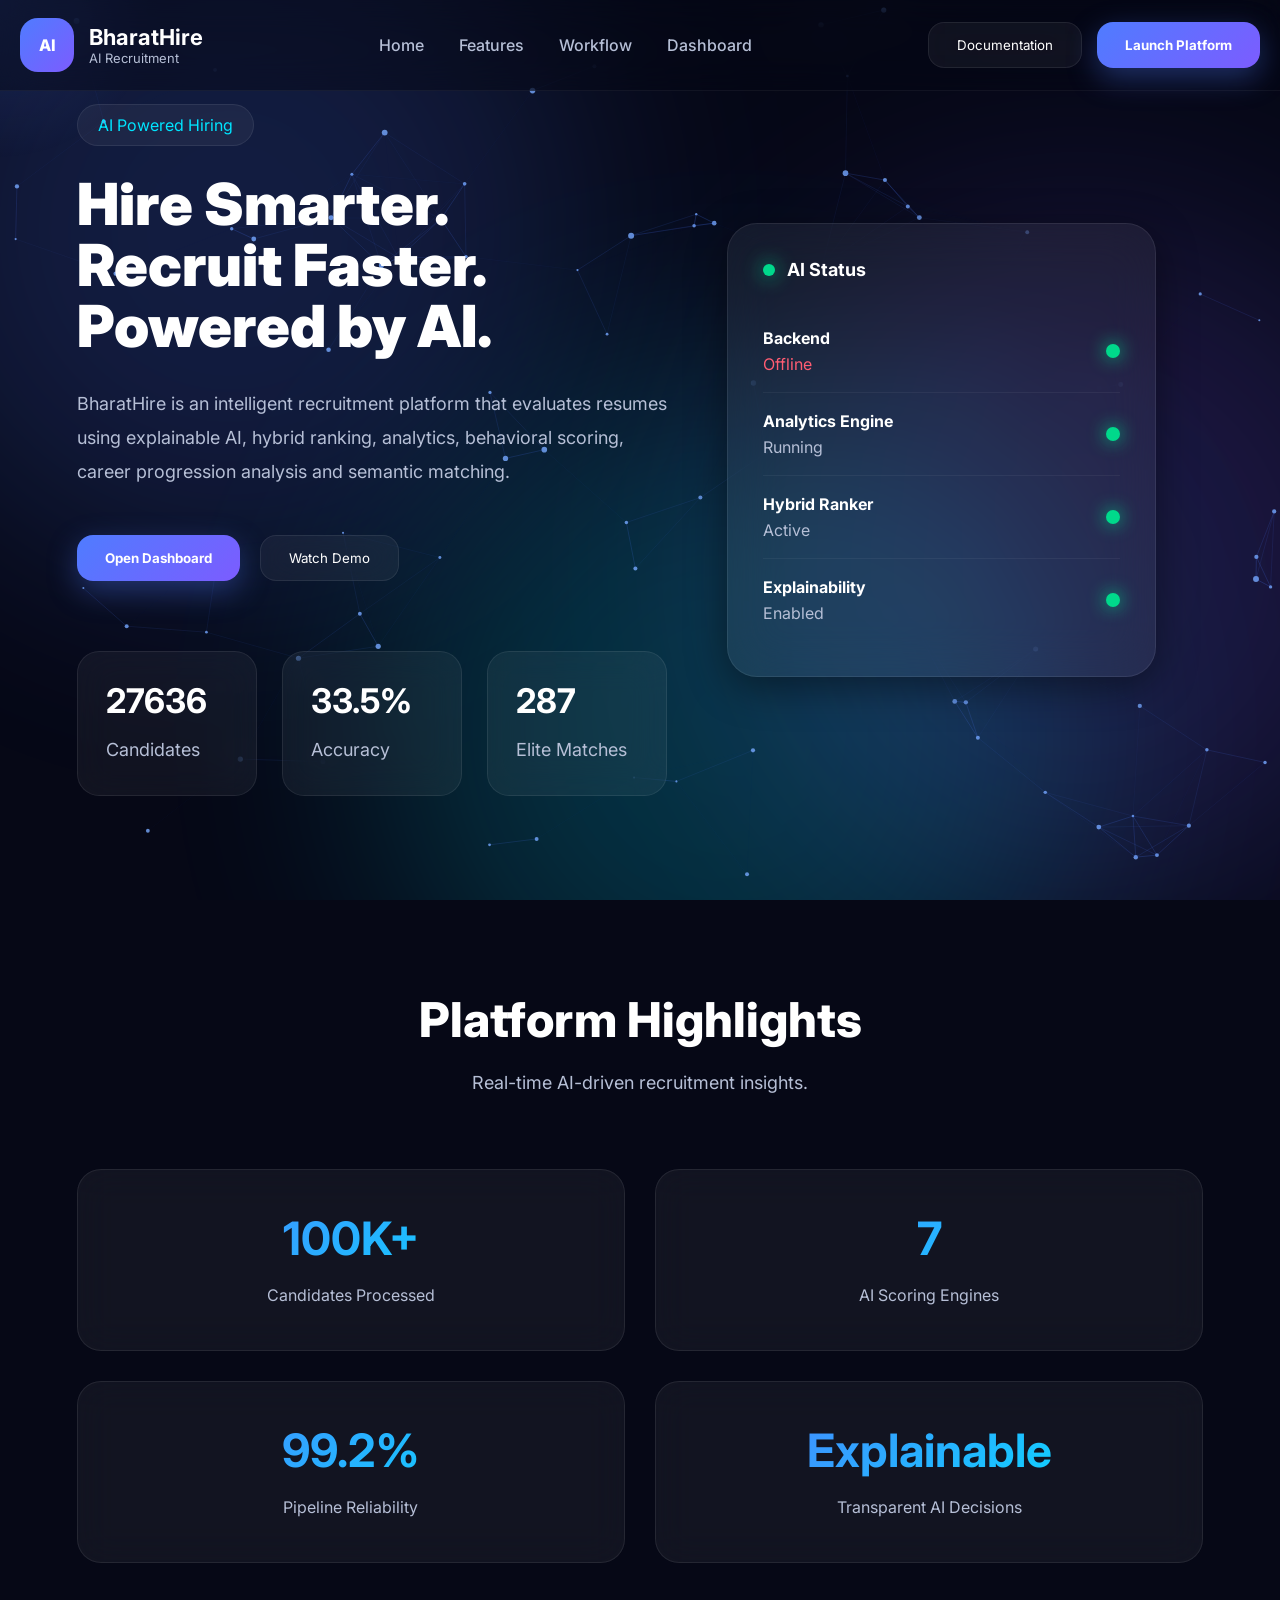
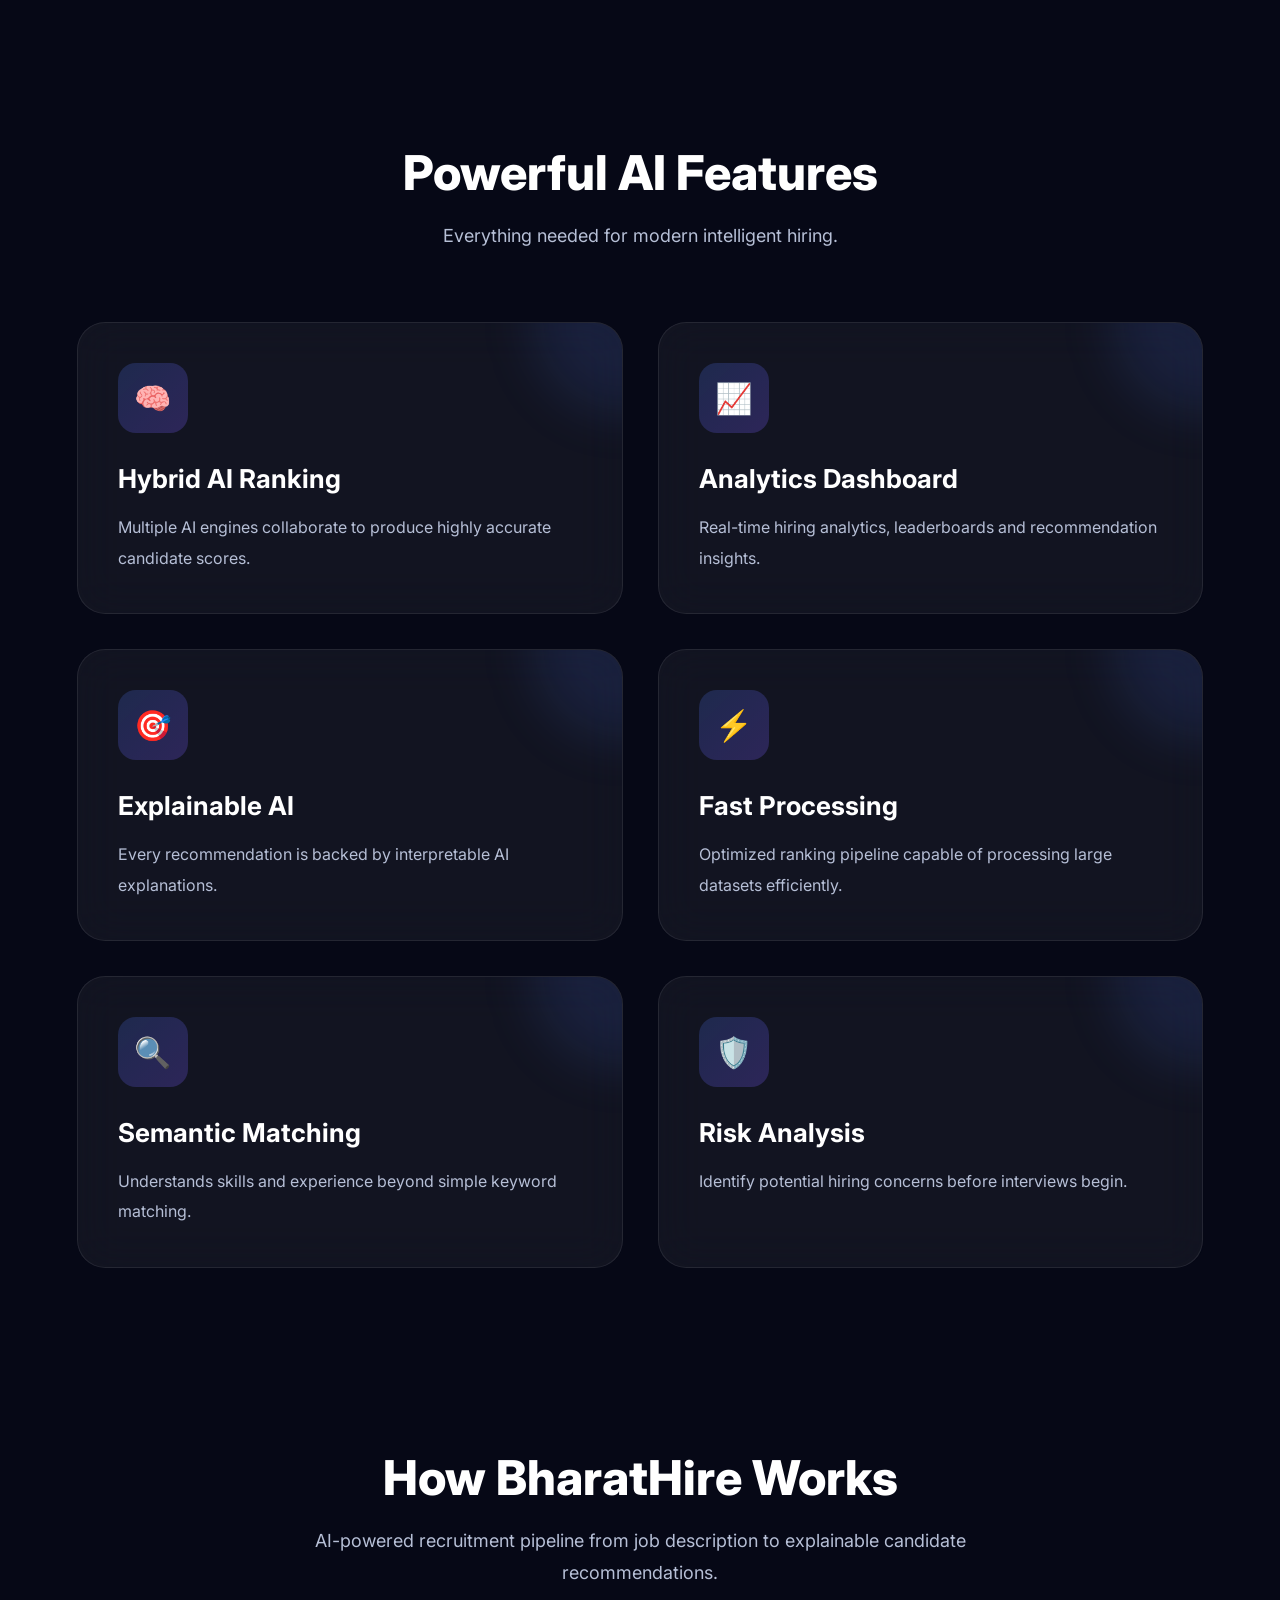
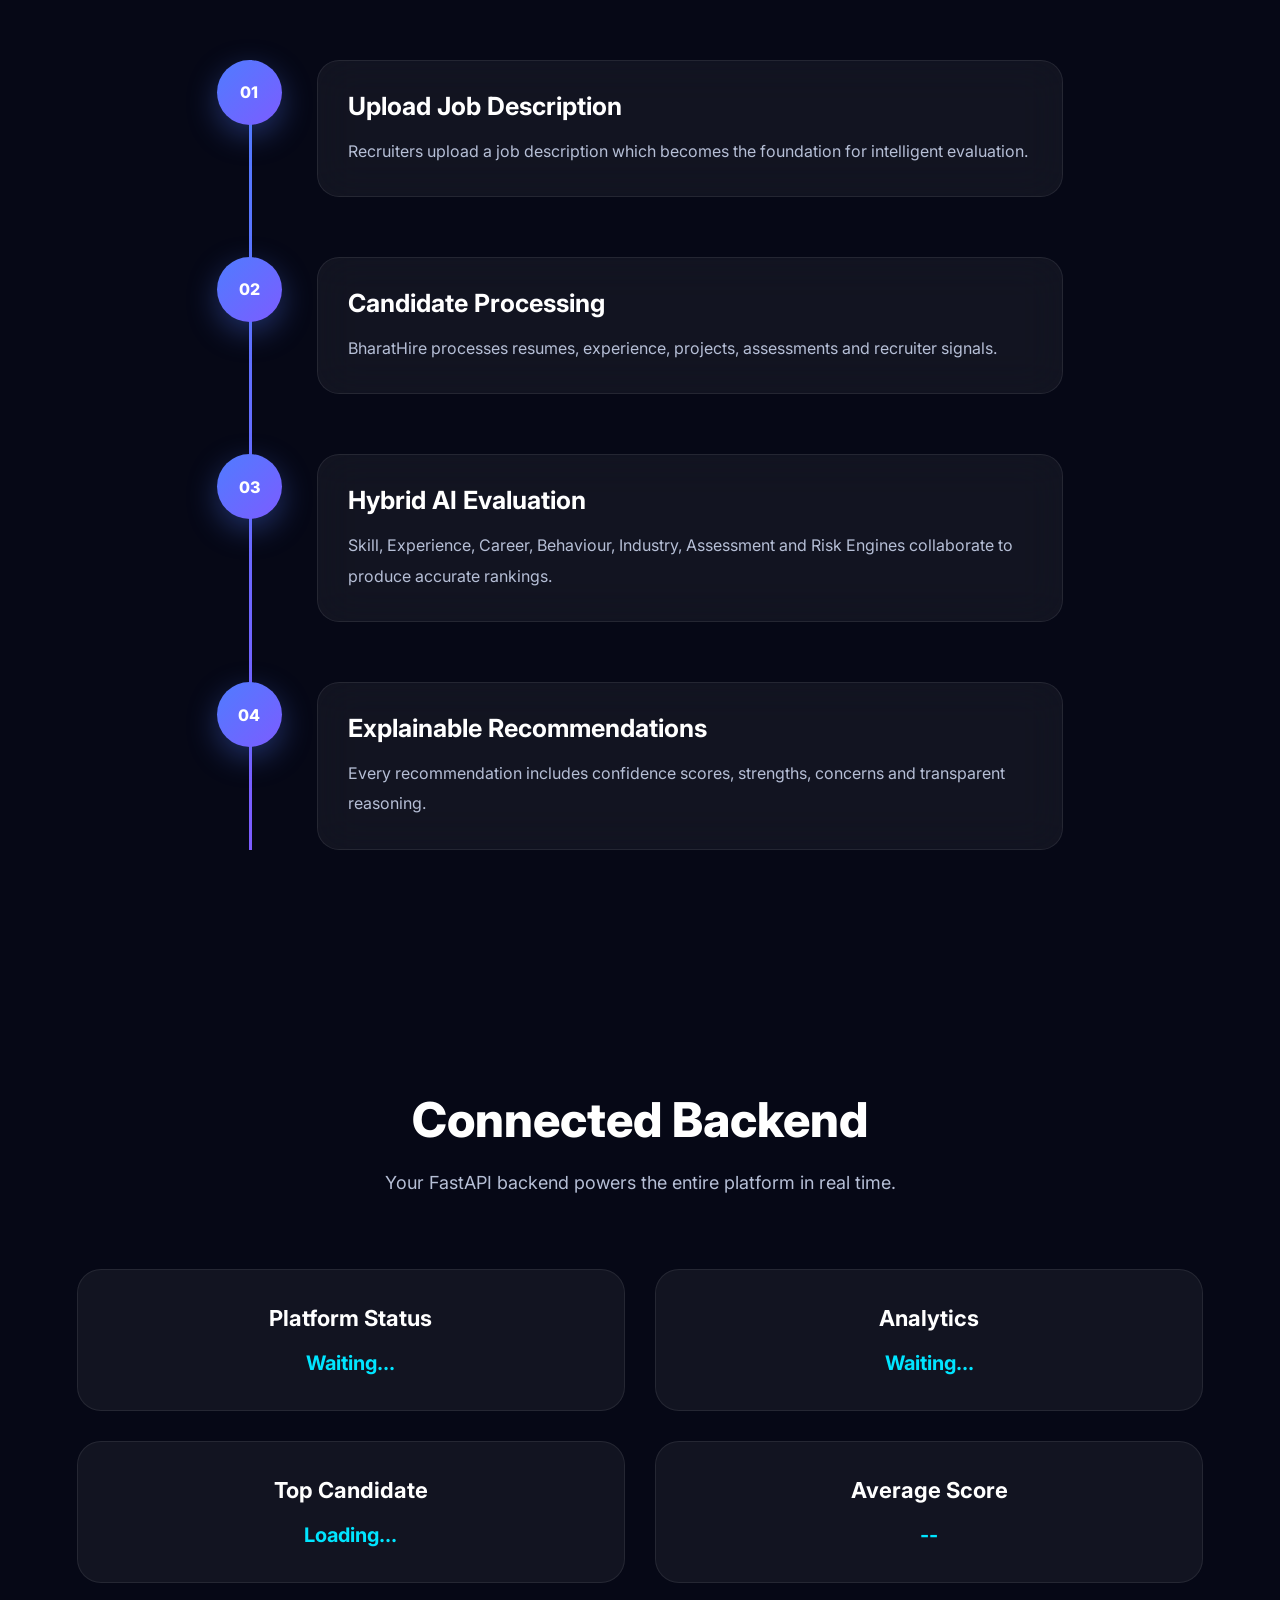
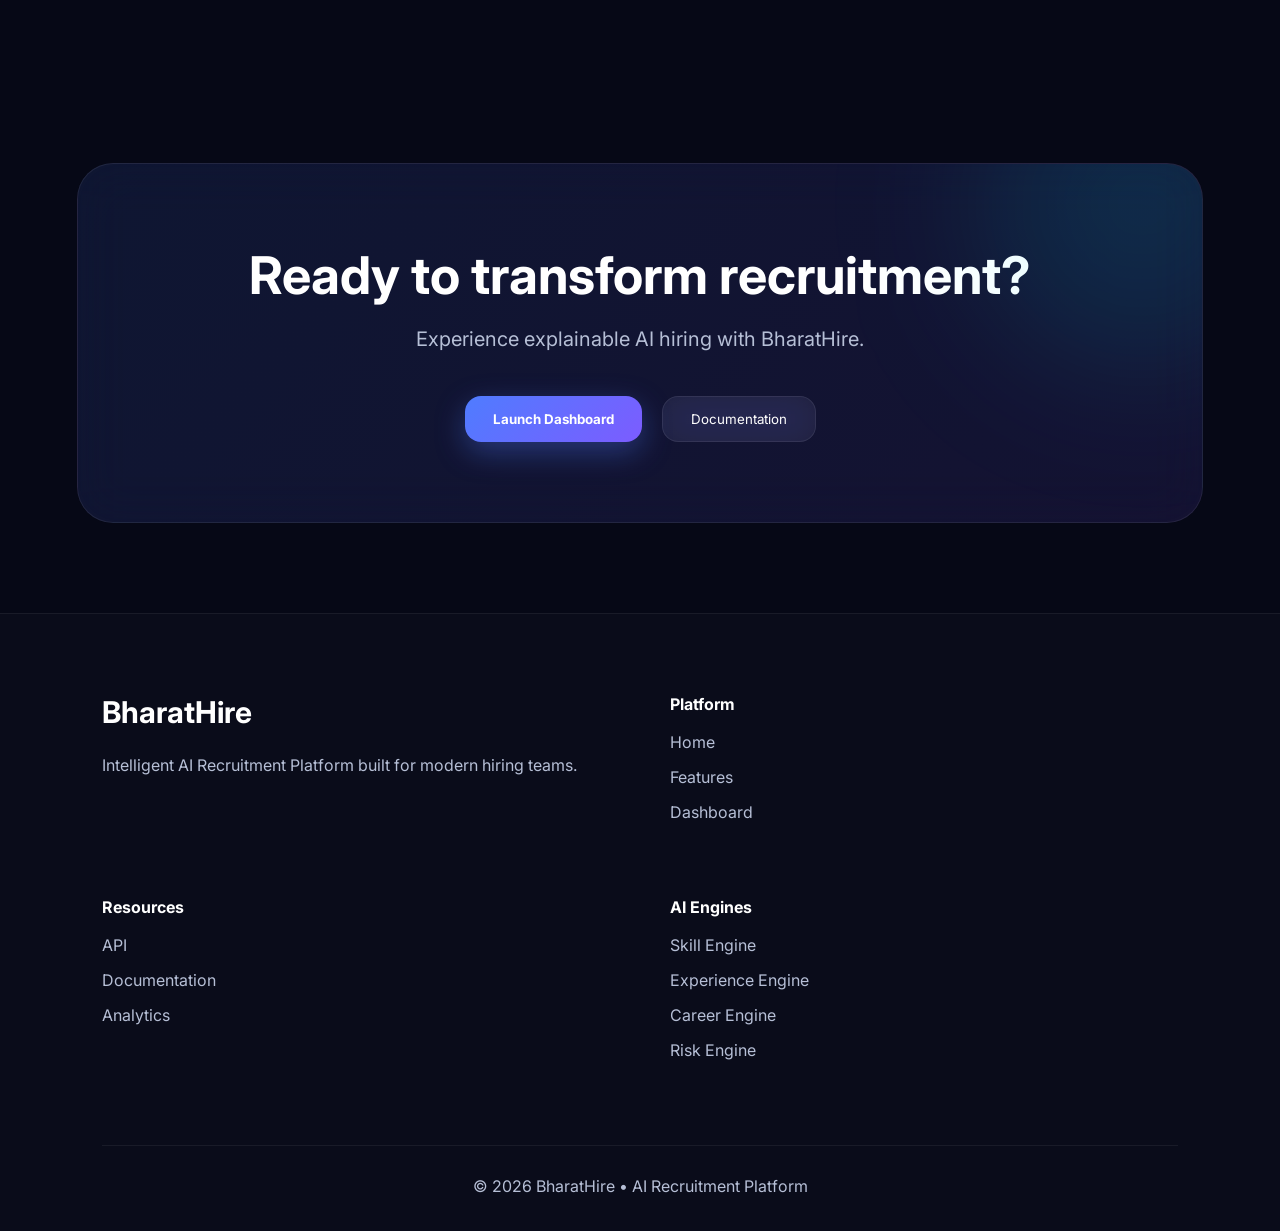
<file: frontend/index.html>
<!DOCTYPE html>
<html lang="en">

<head>

    <meta charset="UTF-8">
    <meta http-equiv="X-UA-Compatible" content="IE=edge">

    <meta name="viewport"
          content="width=device-width, initial-scale=1.0">

    <title>BharatHire • AI Recruitment Platform</title>

    <meta name="description"
          content="AI Powered Recruitment Platform">

    <link rel="preconnect"
          href="https://fonts.googleapis.com">

    <link rel="preconnect"
          href="https://fonts.gstatic.com"
          crossorigin>

    <link href="https://fonts.googleapis.com/css2?family=Inter:wght@300;400;500;600;700;800;900&display=swap"
          rel="stylesheet">

    <link rel="stylesheet"
          href="css/style.css">

    <link rel="stylesheet"
          href="css/animations.css">

    <link rel="stylesheet"
          href="css/responsive.css">

</head>

<body>

<!-- ================================================= -->
<!-- Loading Screen                                    -->
<!-- ================================================= -->

<div id="loader">

    <div class="loader-logo">

        <div class="loader-ring"></div>

        <h1>BharatHire</h1>

        <p>AI Recruitment Platform</p>

    </div>

</div>

<!-- ================================================= -->
<!-- Aurora Background                                 -->
<!-- ================================================= -->

<div class="aurora">

    <span></span>
    <span></span>
    <span></span>

</div>

<!-- ================================================= -->
<!-- Particle Canvas                                   -->
<!-- ================================================= -->

<canvas id="particleCanvas"></canvas>

<!-- ================================================= -->
<!-- Mouse Spotlight                                   -->
<!-- ================================================= -->

<div id="spotlight"></div>

<!-- ================================================= -->
<!-- Navigation                                        -->
<!-- ================================================= -->

<header>

<nav class="navbar">

<div class="logo">

<div class="logo-icon">

AI

</div>

<div>

<h2>BharatHire</h2>

<p>AI Recruitment</p>

</div>

</div>

<ul class="nav-links">

<li>

<a href="#hero">

Home

</a>

</li>

<li>

<a href="#features">

Features

</a>

</li>

<li>

<a href="#workflow">

Workflow

</a>

</li>

<li>

<a href="dashboard.html">

Dashboard

</a>

</li>

</ul>

<div class="nav-buttons">

<button class="glass-btn">

Documentation

</button>

<button class="primary-btn"
        onclick="location.href='dashboard.html'">

Launch Platform

</button>

</div>

</nav>

</header>

<!-- ================================================= -->
<!-- Hero Section                                      -->
<!-- ================================================= -->

<section id="hero">

<div class="hero-left">

<div class="hero-badge">

AI Powered Hiring

</div>

<h1>

Hire Smarter.

<br>

Recruit Faster.

<br>

Powered by AI.

</h1>

<p>

BharatHire is an intelligent recruitment platform
that evaluates resumes using explainable AI,
hybrid ranking, analytics, behavioral scoring,
career progression analysis and semantic matching.

</p>

<div class="hero-buttons">

<button class="primary-btn"
onclick="location.href='dashboard.html'">

Open Dashboard

</button>

<button class="glass-btn">

Watch Demo

</button>

</div>

<div class="hero-stats">

<div class="stat-card">

<h2 id="candidateCounter">

0

</h2>

<p>

Candidates

</p>

</div>

<div class="stat-card">

<h2 id="accuracyCounter">

0%

</h2>

<p>

Accuracy

</p>

</div>

<div class="stat-card">

<h2 id="recommendationCounter">

0

</h2>

<p>

Elite Matches

</p>

</div>

</div>

</div>

<div class="hero-right">

<div class="glass-panel">

<div class="panel-header">

<span class="green-dot"></span>

AI Status

</div>

<div class="status-box">

<div>

<h4>

Backend

</h4>

<p id="backendStatus">

Checking...

</p>

</div>

<div class="status-indicator online"></div>

</div>

<div class="status-box">

<div>

<h4>

Analytics Engine

</h4>

<p>

Running

</p>

</div>

<div class="status-indicator online"></div>

</div>

<div class="status-box">

<div>

<h4>

Hybrid Ranker

</h4>

<p>

Active

</p>

</div>

<div class="status-indicator online"></div>

</div>

<div class="status-box">

<div>

<h4>

Explainability

</h4>

<p>

Enabled

</p>

</div>

<div class="status-indicator online"></div>

</div>

</div>

</div>

</section>

<!-- ================================================= -->
<!-- Metrics                                           -->
<!-- ================================================= -->

<section class="metrics">

<div class="section-title">

<h2>

Platform Highlights

</h2>

<p>

Real-time AI-driven recruitment insights.

</p>

</div>

<div class="metric-grid">

<div class="metric-card">

<h3>

100K+

</h3>

<p>

Candidates Processed

</p>

</div>

<div class="metric-card">

<h3>

7

</h3>

<p>

AI Scoring Engines

</p>

</div>

<div class="metric-card">

<h3>

99.2%

</h3>

<p>

Pipeline Reliability

</p>

</div>

<div class="metric-card">

<h3>

Explainable

</h3>

<p>

Transparent AI Decisions

</p>

</div>

</div>

</section>

<!-- ================================================= -->
<!-- Features                                          -->
<!-- ================================================= -->

<section id="features">

<div class="section-title">

<h2>

Powerful AI Features

</h2>

<p>

Everything needed for modern intelligent hiring.

</p>

</div>

<div class="feature-grid">

<div class="feature-card">

<div class="feature-icon">

🧠

</div>

<h3>

Hybrid AI Ranking

</h3>

<p>

Multiple AI engines collaborate
to produce highly accurate candidate scores.

</p>

</div>

<div class="feature-card">

<div class="feature-icon">

📈

</div>

<h3>

Analytics Dashboard

</h3>

<p>

Real-time hiring analytics,
leaderboards and recommendation insights.

</p>

</div>

<div class="feature-card">

<div class="feature-icon">

🎯

</div>

<h3>

Explainable AI

</h3>

<p>

Every recommendation is backed
by interpretable AI explanations.

</p>

</div>

<div class="feature-card">

<div class="feature-icon">

⚡

</div>

<h3>

Fast Processing

</h3>

<p>

Optimized ranking pipeline
capable of processing large datasets efficiently.

</p>

</div>

<div class="feature-card">

<div class="feature-icon">

🔍

</div>

<h3>

Semantic Matching

</h3>

<p>

Understands skills and experience
beyond simple keyword matching.

</p>

</div>

<div class="feature-card">

<div class="feature-icon">

🛡️

</div>

<h3>

Risk Analysis

</h3>

<p>

Identify potential hiring concerns
before interviews begin.

</p>

</div>

</div>

</section>
<!-- ================================================= -->
<!-- Workflow                                           -->
<!-- ================================================= -->

<section id="workflow" class="workflow">

    <div class="section-title">

        <h2>How BharatHire Works</h2>

        <p>
            AI-powered recruitment pipeline from job description to
            explainable candidate recommendations.
        </p>

    </div>

    <div class="timeline">

        <div class="timeline-item">

            <div class="timeline-number">01</div>

            <div class="timeline-content">

                <h3>Upload Job Description</h3>

                <p>
                    Recruiters upload a job description which becomes the
                    foundation for intelligent evaluation.
                </p>

            </div>

        </div>

        <div class="timeline-item">

            <div class="timeline-number">02</div>

            <div class="timeline-content">

                <h3>Candidate Processing</h3>

                <p>
                    BharatHire processes resumes, experience, projects,
                    assessments and recruiter signals.
                </p>

            </div>

        </div>

        <div class="timeline-item">

            <div class="timeline-number">03</div>

            <div class="timeline-content">

                <h3>Hybrid AI Evaluation</h3>

                <p>
                    Skill, Experience, Career, Behaviour, Industry,
                    Assessment and Risk Engines collaborate to produce
                    accurate rankings.
                </p>

            </div>

        </div>

        <div class="timeline-item">

            <div class="timeline-number">04</div>

            <div class="timeline-content">

                <h3>Explainable Recommendations</h3>

                <p>
                    Every recommendation includes confidence scores,
                    strengths, concerns and transparent reasoning.
                </p>

            </div>

        </div>

    </div>

</section>

<!-- ================================================= -->
<!-- API Preview                                        -->
<!-- ================================================= -->

<section class="api-preview">

    <div class="section-title">

        <h2>Connected Backend</h2>

        <p>
            Your FastAPI backend powers the entire platform in real time.
        </p>

    </div>

    <div class="api-grid">

        <div class="api-card">

            <h3>Platform Status</h3>

            <p id="homeStatus">Waiting...</p>

        </div>

        <div class="api-card">

            <h3>Analytics</h3>

            <p id="analyticsStatus">Waiting...</p>

        </div>

        <div class="api-card">

            <h3>Top Candidate</h3>

            <p id="topCandidate">Loading...</p>

        </div>

        <div class="api-card">

            <h3>Average Score</h3>

            <p id="averageScore">--</p>

        </div>

    </div>

</section>

<!-- ================================================= -->
<!-- CTA                                                -->
<!-- ================================================= -->

<section class="cta">

    <div class="cta-box">

        <h2>

            Ready to transform recruitment?

        </h2>

        <p>

            Experience explainable AI hiring with BharatHire.

        </p>

        <div class="cta-buttons">

            <button class="primary-btn"
                    onclick="location.href='dashboard.html'">

                Launch Dashboard

            </button>

            <button class="glass-btn">

                Documentation

            </button>

        </div>

    </div>

</section>

<!-- ================================================= -->
<!-- Footer                                             -->
<!-- ================================================= -->

<footer>

    <div class="footer-grid">

        <div>

            <h3>BharatHire</h3>

            <p>

                Intelligent AI Recruitment Platform built for
                modern hiring teams.

            </p>

        </div>

        <div>

            <h4>Platform</h4>

            <ul>

                <li><a href="#hero">Home</a></li>
                <li><a href="#features">Features</a></li>
                <li><a href="dashboard.html">Dashboard</a></li>

            </ul>

        </div>

        <div>

            <h4>Resources</h4>

            <ul>

                <li>API</li>
                <li>Documentation</li>
                <li>Analytics</li>

            </ul>

        </div>

        <div>

            <h4>AI Engines</h4>

            <ul>

                <li>Skill Engine</li>
                <li>Experience Engine</li>
                <li>Career Engine</li>
                <li>Risk Engine</li>

            </ul>

        </div>

    </div>

    <div class="footer-bottom">

        © 2026 BharatHire • AI Recruitment Platform

    </div>

</footer>

<!-- ================================================= -->
<!-- Scroll To Top                                     -->
<!-- ================================================= -->

<button id="scrollTop">

    ↑

</button>

<!-- ================================================= -->
<!-- Scripts                                            -->
<!-- ================================================= -->

<script src="js/api.js"></script>

<script src="js/particles.js"></script>

<script src="js/app.js"></script>

</body>

</html>
</file>
<file: frontend/css/style.css>
/* ==========================================================
   BharatHire - Premium AI Recruitment Platform
   style.css
   Part 1
   ========================================================== */

/* ==========================================================
   Root Variables
   ========================================================== */

:root{

    --bg:#060816;
    --bg2:#0d1228;
    --surface:rgba(255,255,255,.05);
    --surface2:rgba(255,255,255,.08);

    --primary:#4F7CFF;
    --secondary:#7C5CFF;
    --accent:#00E5FF;
    --success:#00D98B;
    --warning:#FFC857;
    --danger:#FF5D73;

    --text:#ffffff;
    --text2:#b6bfd6;
    --border:rgba(255,255,255,.08);

    --shadow:
        0 10px 40px rgba(0,0,0,.45);

    --radius:22px;

    --transition:.35s ease;

    --container:1350px;

}

/* ==========================================================
   Reset
   ========================================================== */

*{
    margin:0;
    padding:0;
    box-sizing:border-box;
}

html{
    scroll-behavior:smooth;
}

body{

    font-family:"Inter",sans-serif;

    background:var(--bg);

    color:var(--text);

    overflow-x:hidden;

    min-height:100vh;

}

img{

    max-width:100%;

    display:block;

}

a{

    text-decoration:none;

    color:inherit;

}

button{

    cursor:pointer;

    font-family:inherit;

}

section{

    width:100%;

    padding:100px 8%;

    position:relative;

}

.section-title{

    max-width:720px;

    margin:auto auto 70px;

    text-align:center;

}

.section-title h2{

    font-size:48px;

    font-weight:800;

    margin-bottom:18px;

}

.section-title p{

    color:var(--text2);

    line-height:1.8;

    font-size:18px;

}

/* ==========================================================
   Scrollbar
   ========================================================== */

::-webkit-scrollbar{

    width:10px;

}

::-webkit-scrollbar-track{

    background:#050712;

}

::-webkit-scrollbar-thumb{

    background:linear-gradient(
        180deg,
        var(--primary),
        var(--secondary)
    );

    border-radius:50px;

}

/* ==========================================================
   Loader
   ========================================================== */

#loader{

    position:fixed;

    inset:0;

    display:flex;

    justify-content:center;

    align-items:center;

    background:#050712;

    z-index:99999;

    transition:.6s;

}

.loader-logo{

    text-align:center;

}

.loader-logo h1{

    margin-top:25px;

    font-size:34px;

    letter-spacing:1px;

}

.loader-logo p{

    margin-top:8px;

    color:var(--text2);

}

.loader-ring{

    width:90px;

    height:90px;

    border-radius:50%;

    border:4px solid rgba(255,255,255,.08);

    border-top:4px solid var(--accent);

    animation:spin 1s linear infinite;

}

@keyframes spin{

    from{

        transform:rotate(0deg);

    }

    to{

        transform:rotate(360deg);

    }

}

/* ==========================================================
   Aurora Background
   ========================================================== */

.aurora{

    position:fixed;

    inset:0;

    overflow:hidden;

    pointer-events:none;

    z-index:-3;

}

.aurora span{

    position:absolute;

    width:700px;

    height:700px;

    filter:blur(120px);

    opacity:.18;

    border-radius:50%;

    animation:aurora 18s infinite alternate ease-in-out;

}

.aurora span:nth-child(1){

    background:#4F7CFF;

    top:-120px;

    left:-120px;

}

.aurora span:nth-child(2){

    background:#7C5CFF;

    right:-150px;

    top:220px;

}

.aurora span:nth-child(3){

    background:#00E5FF;

    bottom:-180px;

    left:30%;

}

@keyframes aurora{

    0%{

        transform:translateY(0)
                  translateX(0)
                  scale(1);

    }

    100%{

        transform:translateY(80px)
                  translateX(-60px)
                  scale(1.25);

    }

}

/* ==========================================================
   Particle Canvas
   ========================================================== */

#particleCanvas{

    position:fixed;

    inset:0;

    z-index:-2;

    pointer-events:none;

}

/* ==========================================================
   Spotlight
   ========================================================== */

#spotlight{

    position:fixed;

    width:320px;

    height:320px;

    border-radius:50%;

    background:radial-gradient(circle,
    rgba(79,124,255,.18),
    transparent 70%);

    pointer-events:none;

    transform:translate(-50%,-50%);

    z-index:-1;

    transition:
    transform .08s linear;

}

/* ==========================================================
   Navigation
   ========================================================== */

header{

    position:fixed;

    width:100%;

    top:0;

    left:0;

    z-index:1000;

    backdrop-filter:blur(18px);

    background:rgba(6,8,22,.45);

    border-bottom:1px solid rgba(255,255,255,.05);

}

.navbar{

    max-width:var(--container);

    margin:auto;

    display:flex;

    justify-content:space-between;

    align-items:center;

    padding:18px 30px;

}

.logo{

    display:flex;

    align-items:center;

    gap:15px;

}

.logo-icon{

    width:54px;

    height:54px;

    border-radius:18px;

    display:flex;

    align-items:center;

    justify-content:center;

    font-weight:800;

    background:linear-gradient(
        135deg,
        var(--primary),
        var(--secondary)
    );

}

.logo h2{

    font-size:22px;

}

.logo p{

    color:var(--text2);

    font-size:13px;

}

.nav-links{

    display:flex;

    gap:35px;

    list-style:none;

}

.nav-links a{

    color:var(--text2);

    transition:var(--transition);

    font-weight:500;

}

.nav-links a:hover{

    color:white;

}

.nav-buttons{

    display:flex;

    gap:15px;

}

/* ==========================================================
   Buttons
   ========================================================== */

.primary-btn{

    border:none;

    padding:14px 28px;

    border-radius:16px;

    color:white;

    font-weight:700;

    background:linear-gradient(
        135deg,
        var(--primary),
        var(--secondary)
    );

    box-shadow:
        0 10px 30px rgba(79,124,255,.35);

    transition:var(--transition);

}

.primary-btn:hover{

    transform:translateY(-4px);

}

.glass-btn{

    padding:14px 28px;

    border-radius:16px;

    border:1px solid var(--border);

    background:rgba(255,255,255,.05);

    color:white;

    backdrop-filter:blur(18px);

    transition:var(--transition);

}

.glass-btn:hover{

    background:rgba(255,255,255,.1);

}

/* ==========================================================
   Hero
   ========================================================== */

#hero{

    min-height:100vh;

    display:grid;

    grid-template-columns:
    1.1fr
    .9fr;

    gap:80px;

    align-items:center;

    max-width:var(--container);

    margin:auto;

}

.hero-left{

    z-index:10;

}

.hero-badge{

    display:inline-flex;

    align-items:center;

    gap:10px;

    padding:10px 20px;

    border-radius:100px;

    border:1px solid var(--border);

    background:rgba(255,255,255,.05);

    color:var(--accent);

    margin-bottom:28px;

}

.hero-left h1{

    font-size:72px;

    font-weight:900;

    line-height:1.05;

    margin-bottom:30px;

}

.hero-left p{

    max-width:650px;

    color:var(--text2);

    font-size:19px;

    line-height:1.9;

}

.hero-buttons{

    display:flex;

    gap:20px;

    margin-top:45px;

}

.hero-stats{

    display:flex;

    gap:25px;

    margin-top:70px;

}

.stat-card{

    min-width:180px;

    padding:28px;

    border-radius:22px;

    background:rgba(255,255,255,.05);

    border:1px solid var(--border);

    backdrop-filter:blur(18px);

    transition:var(--transition);

}

.stat-card:hover{

    transform:translateY(-8px);

    background:rgba(255,255,255,.08);

}

.stat-card h2{

    font-size:34px;

    margin-bottom:12px;

}

.stat-card p{

    color:var(--text2);

}

/* ==========================================================
   Hero Right Panel
   ========================================================== */

.hero-right{

    display:flex;

    justify-content:center;

}

.glass-panel{

    width:100%;

    max-width:500px;

    padding:35px;

    border-radius:30px;

    background:rgba(255,255,255,.06);

    border:1px solid var(--border);

    backdrop-filter:blur(25px);

    box-shadow:var(--shadow);

}

.panel-header{

    display:flex;

    align-items:center;

    gap:12px;

    margin-bottom:30px;

    font-size:18px;

    font-weight:700;

}

.green-dot{

    width:12px;

    height:12px;

    border-radius:50%;

    background:var(--success);

    box-shadow:0 0 20px var(--success);

}

.status-box{

    display:flex;

    justify-content:space-between;

    align-items:center;

    padding:18px 0;

    border-bottom:1px solid rgba(255,255,255,.05);

}

.status-box:last-child{

    border:none;

}

.status-box h4{

    margin-bottom:6px;

}

.status-box p{

    color:var(--text2);

}

.status-indicator{

    width:14px;

    height:14px;

    border-radius:50%;

    background:var(--success);

    box-shadow:0 0 18px var(--success);

}
/* ==========================================================
   Metrics Section
   ========================================================== */

.metrics{

    max-width:var(--container);

    margin:auto;

}

.metric-grid{

    display:grid;

    grid-template-columns:repeat(4,1fr);

    gap:30px;

}

.metric-card{

    padding:40px 30px;

    text-align:center;

    border-radius:24px;

    background:rgba(255,255,255,.05);

    border:1px solid var(--border);

    backdrop-filter:blur(18px);

    transition:var(--transition);

    position:relative;

    overflow:hidden;

}

.metric-card::before{

    content:"";

    position:absolute;

    inset:0;

    background:linear-gradient(
        135deg,
        rgba(79,124,255,.12),
        transparent,
        rgba(124,92,255,.08)
    );

    opacity:0;

    transition:.4s;

}

.metric-card:hover::before{

    opacity:1;

}

.metric-card:hover{

    transform:translateY(-10px);

    border-color:rgba(79,124,255,.4);

}

.metric-card h3{

    font-size:46px;

    margin-bottom:15px;

    background:linear-gradient(
        135deg,
        var(--primary),
        var(--accent)
    );

    -webkit-background-clip:text;

    -webkit-text-fill-color:transparent;

}

.metric-card p{

    color:var(--text2);

    line-height:1.8;

}

/* ==========================================================
   Features
   ========================================================== */

#features{

    max-width:var(--container);

    margin:auto;

}

.feature-grid{

    display:grid;

    grid-template-columns:repeat(3,1fr);

    gap:35px;

}

.feature-card{

    position:relative;

    overflow:hidden;

    padding:40px;

    border-radius:28px;

    background:rgba(255,255,255,.05);

    border:1px solid var(--border);

    backdrop-filter:blur(22px);

    transition:.4s;

}

.feature-card::after{

    content:"";

    position:absolute;

    width:180px;

    height:180px;

    border-radius:50%;

    background:rgba(79,124,255,.12);

    top:-90px;

    right:-90px;

    filter:blur(25px);

}

.feature-card:hover{

    transform:translateY(-12px);

    border-color:rgba(79,124,255,.45);

    box-shadow:0 20px 50px rgba(0,0,0,.35);

}

.feature-icon{

    width:70px;

    height:70px;

    display:flex;

    justify-content:center;

    align-items:center;

    font-size:30px;

    border-radius:18px;

    background:linear-gradient(
        135deg,
        rgba(79,124,255,.2),
        rgba(124,92,255,.25)
    );

    margin-bottom:30px;

}

.feature-card h3{

    font-size:26px;

    margin-bottom:18px;

}

.feature-card p{

    color:var(--text2);

    line-height:1.9;

}

/* ==========================================================
   Workflow
   ========================================================== */

.workflow{

    max-width:1000px;

    margin:auto;

}

.timeline{

    position:relative;

    margin-top:50px;

}

.timeline::before{

    content:"";

    position:absolute;

    left:32px;

    top:0;

    bottom:0;

    width:3px;

    background:linear-gradient(
        var(--primary),
        var(--secondary)
    );

}

.timeline-item{

    position:relative;

    display:flex;

    gap:35px;

    margin-bottom:60px;

}

.timeline-number{

    width:65px;

    height:65px;

    border-radius:50%;

    display:flex;

    justify-content:center;

    align-items:center;

    font-weight:800;

    color:white;

    background:linear-gradient(
        135deg,
        var(--primary),
        var(--secondary)
    );

    flex-shrink:0;

    box-shadow:0 10px 30px rgba(79,124,255,.35);

}

.timeline-content{

    flex:1;

    padding:30px;

    border-radius:22px;

    background:rgba(255,255,255,.05);

    border:1px solid var(--border);

    backdrop-filter:blur(20px);

}

.timeline-content h3{

    font-size:25px;

    margin-bottom:15px;

}

.timeline-content p{

    color:var(--text2);

    line-height:1.9;

}

/* ==========================================================
   API Preview
   ========================================================== */

.api-preview{

    max-width:var(--container);

    margin:auto;

}

.api-grid{

    display:grid;

    grid-template-columns:repeat(4,1fr);

    gap:30px;

}

.api-card{

    padding:35px;

    border-radius:24px;

    background:rgba(255,255,255,.05);

    border:1px solid var(--border);

    text-align:center;

    transition:.35s;

}

.api-card:hover{

    transform:translateY(-8px);

    border-color:rgba(79,124,255,.45);

}

.api-card h3{

    margin-bottom:20px;

    font-size:22px;

}

.api-card p{

    color:var(--accent);

    font-weight:700;

    font-size:20px;

    word-break:break-word;

}

/* ==========================================================
   CTA
   ========================================================== */

.cta{

    max-width:var(--container);

    margin:auto;

}

.cta-box{

    position:relative;

    overflow:hidden;

    padding:80px 60px;

    border-radius:36px;

    text-align:center;

    background:linear-gradient(
        135deg,
        rgba(79,124,255,.12),
        rgba(124,92,255,.12)
    );

    border:1px solid rgba(255,255,255,.08);

    backdrop-filter:blur(25px);

}

.cta-box::before{

    content:"";

    position:absolute;

    width:320px;

    height:320px;

    border-radius:50%;

    background:rgba(0,229,255,.12);

    filter:blur(80px);

    top:-120px;

    right:-100px;

}

.cta-box h2{

    font-size:52px;

    margin-bottom:20px;

}

.cta-box p{

    color:var(--text2);

    font-size:20px;

    margin-bottom:45px;

}

.cta-buttons{

    display:flex;

    justify-content:center;

    gap:20px;

}

/* ==========================================================
   Footer
   ========================================================== */

footer{

    border-top:1px solid rgba(255,255,255,.06);

    padding:80px 8% 35px;

    background:rgba(255,255,255,.02);

}

.footer-grid{

    max-width:var(--container);

    margin:auto;

    display:grid;

    grid-template-columns:2fr 1fr 1fr 1fr;

    gap:60px;

}

.footer-grid h3{

    font-size:30px;

    margin-bottom:20px;

}

.footer-grid h4{

    margin-bottom:18px;

}

.footer-grid p{

    color:var(--text2);

    line-height:1.9;

}

.footer-grid ul{

    list-style:none;

}

.footer-grid li{

    margin-bottom:15px;

    color:var(--text2);

    transition:.3s;

    cursor:pointer;

}

.footer-grid li:hover{

    color:white;

    transform:translateX(6px);

}

.footer-grid a{

    color:inherit;

}

.footer-bottom{

    max-width:var(--container);

    margin:70px auto 0;

    padding-top:30px;

    border-top:1px solid rgba(255,255,255,.06);

    text-align:center;

    color:var(--text2);

}

/* ==========================================================
   Scroll To Top
   ========================================================== */

#scrollTop{

    position:fixed;

    right:30px;

    bottom:30px;

    width:58px;

    height:58px;

    border:none;

    border-radius:18px;

    background:linear-gradient(
        135deg,
        var(--primary),
        var(--secondary)
    );

    color:white;

    font-size:22px;

    cursor:pointer;

    display:flex;

    justify-content:center;

    align-items:center;

    box-shadow:0 10px 30px rgba(79,124,255,.35);

    opacity:0;

    visibility:hidden;

    transition:.35s;

    z-index:999;

}

#scrollTop.show{

    opacity:1;

    visibility:visible;

}

#scrollTop:hover{

    transform:translateY(-5px);

}
/* ==========================================================
   Premium Glass Components
   ========================================================== */

.glass-card{

    position:relative;

    overflow:hidden;

    background:rgba(255,255,255,.05);

    backdrop-filter:blur(22px);

    -webkit-backdrop-filter:blur(22px);

    border:1px solid rgba(255,255,255,.08);

    border-radius:28px;

    box-shadow:0 15px 45px rgba(0,0,0,.30);

    transition:all .35s ease;

}

.glass-card:hover{

    transform:translateY(-10px);

    border-color:rgba(79,124,255,.35);

    box-shadow:
        0 25px 60px rgba(0,0,0,.45),
        0 0 40px rgba(79,124,255,.12);

}

.glass-card::before{

    content:"";

    position:absolute;

    inset:0;

    background:linear-gradient(
        135deg,
        rgba(255,255,255,.05),
        transparent,
        rgba(255,255,255,.02)
    );

    pointer-events:none;

}

/* ==========================================================
   Gradient Text
   ========================================================== */

.gradient-text{

    background:linear-gradient(
        135deg,
        #4F7CFF,
        #00E5FF,
        #7C5CFF
    );

    background-size:300% 300%;

    -webkit-background-clip:text;

    -webkit-text-fill-color:transparent;

    animation:gradientMove 8s ease infinite;

}

@keyframes gradientMove{

    0%{

        background-position:0% 50%;

    }

    50%{

        background-position:100% 50%;

    }

    100%{

        background-position:0% 50%;

    }

}

/* ==========================================================
   Glow Effects
   ========================================================== */

.glow{

    box-shadow:

        0 0 20px rgba(79,124,255,.35),

        0 0 50px rgba(79,124,255,.18);

}

.glow-accent{

    box-shadow:

        0 0 25px rgba(0,229,255,.35),

        0 0 60px rgba(0,229,255,.15);

}

.glow-success{

    box-shadow:

        0 0 20px rgba(0,217,139,.30);

}

/* ==========================================================
   Floating Animation
   ========================================================== */

.float{

    animation:floatCard 5s ease-in-out infinite;

}

@keyframes floatCard{

    0%{

        transform:translateY(0);

    }

    50%{

        transform:translateY(-10px);

    }

    100%{

        transform:translateY(0);

    }

}

/* ==========================================================
   Fade Animation
   ========================================================== */

.fade-up{

    opacity:0;

    transform:translateY(35px);

    transition:.8s ease;

}

.fade-up.active{

    opacity:1;

    transform:translateY(0);

}

/* ==========================================================
   Scale Animation
   ========================================================== */

.scale-in{

    opacity:0;

    transform:scale(.92);

    transition:.7s ease;

}

.scale-in.active{

    opacity:1;

    transform:scale(1);

}

/* ==========================================================
   Section Divider
   ========================================================== */

.section-divider{

    width:100%;

    height:1px;

    background:linear-gradient(

        to right,

        transparent,

        rgba(255,255,255,.12),

        transparent

    );

    margin:90px 0;

}

/* ==========================================================
   Status Pills
   ========================================================== */

.status-pill{

    display:inline-flex;

    align-items:center;

    gap:8px;

    padding:8px 16px;

    border-radius:100px;

    font-size:13px;

    font-weight:600;

    border:1px solid rgba(255,255,255,.08);

    background:rgba(255,255,255,.05);

}

.status-online{

    color:#00D98B;

}

.status-warning{

    color:#FFC857;

}

.status-danger{

    color:#FF5D73;

}

/* ==========================================================
   Badges
   ========================================================== */

.badge{

    display:inline-block;

    padding:8px 16px;

    border-radius:14px;

    font-size:13px;

    font-weight:700;

    letter-spacing:.5px;

}

.badge-primary{

    background:rgba(79,124,255,.18);

    color:#8FB1FF;

}

.badge-success{

    background:rgba(0,217,139,.18);

    color:#42F0A8;

}

.badge-warning{

    background:rgba(255,200,87,.18);

    color:#FFD86C;

}

.badge-danger{

    background:rgba(255,93,115,.18);

    color:#FF9CAA;

}

/* ==========================================================
   Reusable Grid
   ========================================================== */

.grid-2{

    display:grid;

    grid-template-columns:repeat(2,1fr);

    gap:30px;

}

.grid-3{

    display:grid;

    grid-template-columns:repeat(3,1fr);

    gap:30px;

}

.grid-4{

    display:grid;

    grid-template-columns:repeat(4,1fr);

    gap:30px;

}

/* ==========================================================
   Utility Spacing
   ========================================================== */

.mt-20{margin-top:20px;}
.mt-40{margin-top:40px;}
.mt-60{margin-top:60px;}
.mt-80{margin-top:80px;}

.mb-20{margin-bottom:20px;}
.mb-40{margin-bottom:40px;}
.mb-60{margin-bottom:60px;}
.mb-80{margin-bottom:80px;}

.text-center{

    text-align:center;

}

.w-100{

    width:100%;

}

/* ==========================================================
   Glass Input
   ========================================================== */

.glass-input{

    width:100%;

    padding:16px 20px;

    border-radius:16px;

    border:1px solid rgba(255,255,255,.08);

    background:rgba(255,255,255,.05);

    color:white;

    outline:none;

    transition:.3s;

}

.glass-input:focus{

    border-color:#4F7CFF;

    box-shadow:0 0 20px rgba(79,124,255,.25);

}

.glass-input::placeholder{

    color:#8d97b2;

}

/* ==========================================================
   Selection
   ========================================================== */

::selection{

    background:#4F7CFF;

    color:white;

}
/* ==========================================================
   Dashboard Shared Components
   Used by Dashboard & Candidate Pages
   ========================================================== */

/* ===========================
   Dashboard Container
=========================== */

.dashboard-container{

    max-width:var(--container);

    margin:0 auto;

    padding:130px 0 80px;

}

.dashboard-header{

    display:flex;

    justify-content:space-between;

    align-items:center;

    gap:30px;

    margin-bottom:50px;

}

.dashboard-title h1{

    font-size:52px;

    font-weight:800;

    margin-bottom:10px;

}

.dashboard-title p{

    color:var(--text2);

    font-size:18px;

}

/* ===========================
   KPI Cards
=========================== */

.kpi-grid{

    display:grid;

    grid-template-columns:repeat(4,1fr);

    gap:28px;

    margin-bottom:45px;

}

.kpi-card{

    position:relative;

    overflow:hidden;

    padding:28px;

    border-radius:24px;

    background:rgba(255,255,255,.05);

    border:1px solid rgba(255,255,255,.08);

    backdrop-filter:blur(18px);

    transition:.35s;

}

.kpi-card:hover{

    transform:translateY(-8px);

    border-color:rgba(79,124,255,.35);

}

.kpi-card::before{

    content:"";

    position:absolute;

    inset:0;

    background:linear-gradient(
        135deg,
        rgba(79,124,255,.12),
        transparent
    );

    opacity:0;

    transition:.35s;

}

.kpi-card:hover::before{

    opacity:1;

}

.kpi-label{

    color:var(--text2);

    font-size:15px;

    margin-bottom:15px;

}

.kpi-value{

    font-size:38px;

    font-weight:800;

    margin-bottom:10px;

}

.kpi-change{

    display:inline-flex;

    align-items:center;

    gap:8px;

    color:var(--success);

    font-weight:600;

}

/* ===========================
   Chart Cards
=========================== */

.chart-grid{

    display:grid;

    grid-template-columns:2fr 1fr;

    gap:30px;

    margin-bottom:35px;

}

.chart-card{

    padding:28px;

    border-radius:24px;

    background:rgba(255,255,255,.05);

    border:1px solid rgba(255,255,255,.08);

    backdrop-filter:blur(20px);

}

.chart-header{

    display:flex;

    justify-content:space-between;

    align-items:center;

    margin-bottom:25px;

}

.chart-header h3{

    font-size:22px;

}

.chart-body{

    height:350px;

}

/* ===========================
   Leaderboard
=========================== */

.leaderboard{

    display:flex;

    flex-direction:column;

    gap:18px;

}

.leaderboard-item{

    display:flex;

    justify-content:space-between;

    align-items:center;

    padding:18px 22px;

    border-radius:18px;

    background:rgba(255,255,255,.04);

    border:1px solid rgba(255,255,255,.06);

    transition:.3s;

}

.leaderboard-item:hover{

    background:rgba(255,255,255,.07);

    transform:translateX(6px);

}

.rank{

    width:46px;

    height:46px;

    display:flex;

    align-items:center;

    justify-content:center;

    border-radius:14px;

    background:linear-gradient(
        135deg,
        var(--primary),
        var(--secondary)
    );

    font-weight:700;

}

.candidate-info{

    flex:1;

    margin-left:18px;

}

.candidate-info h4{

    margin-bottom:6px;

}

.candidate-info span{

    color:var(--text2);

    font-size:14px;

}

.candidate-score{

    font-size:28px;

    font-weight:700;

}

/* ===========================
   Search
=========================== */

.search-box{

    display:flex;

    align-items:center;

    gap:15px;

    padding:14px 20px;

    border-radius:18px;

    background:rgba(255,255,255,.05);

    border:1px solid rgba(255,255,255,.08);

}

.search-box input{

    flex:1;

    border:none;

    outline:none;

    background:none;

    color:white;

    font-size:16px;

}

.search-box input::placeholder{

    color:#9ba7c7;

}

/* ===========================
   Filter Chips
=========================== */

.filter-group{

    display:flex;

    flex-wrap:wrap;

    gap:12px;

    margin:25px 0;

}

.filter-chip{

    padding:10px 18px;

    border-radius:100px;

    cursor:pointer;

    background:rgba(255,255,255,.05);

    border:1px solid rgba(255,255,255,.08);

    transition:.3s;

}

.filter-chip:hover{

    background:rgba(79,124,255,.15);

}

.filter-chip.active{

    background:linear-gradient(
        135deg,
        var(--primary),
        var(--secondary)
    );

    border-color:transparent;

}

/* ===========================
   Progress Bars
=========================== */

.progress{

    width:100%;

    height:10px;

    background:rgba(255,255,255,.08);

    border-radius:100px;

    overflow:hidden;

}

.progress span{

    display:block;

    height:100%;

    border-radius:100px;

    background:linear-gradient(
        90deg,
        var(--primary),
        var(--accent)
    );

}

/* ===========================
   Score Circle
=========================== */

.score-ring{

    width:170px;

    height:170px;

    border-radius:50%;

    display:flex;

    align-items:center;

    justify-content:center;

    background:
        radial-gradient(var(--bg) 58%, transparent 60%),
        conic-gradient(
            var(--primary) 0deg,
            var(--accent) 280deg,
            rgba(255,255,255,.08) 280deg
        );

}

.score-ring h2{

    font-size:42px;

}

/* ===========================
   Confidence
=========================== */

.confidence-high{

    color:var(--success);

}

.confidence-medium{

    color:var(--warning);

}

.confidence-low{

    color:var(--danger);

}

/* ===========================
   Tables
=========================== */

.table-wrapper{

    overflow:auto;

    border-radius:22px;

    border:1px solid rgba(255,255,255,.06);

}

table{

    width:100%;

    border-collapse:collapse;

}

thead{

    background:rgba(255,255,255,.05);

}

th{

    padding:20px;

    text-align:left;

    font-weight:700;

}

td{

    padding:18px 20px;

    border-top:1px solid rgba(255,255,255,.05);

}

tbody tr{

    transition:.3s;

}

tbody tr:hover{

    background:rgba(255,255,255,.04);

}

/* ===========================
   Empty State
=========================== */

.empty-state{

    text-align:center;

    padding:80px 30px;

    color:var(--text2);

}

.empty-state h3{

    margin:20px 0;

}

/* ===========================
   Loading Skeleton
=========================== */

.skeleton{

    position:relative;

    overflow:hidden;

    background:rgba(255,255,255,.05);

}

.skeleton::after{

    content:"";

    position:absolute;

    inset:0;

    background:linear-gradient(
        90deg,
        transparent,
        rgba(255,255,255,.12),
        transparent
    );

    transform:translateX(-100%);

    animation:skeletonLoading 1.6s infinite;

}

@keyframes skeletonLoading{

    to{

        transform:translateX(100%);

    }

}
/* ==========================================================
   Modal Components
   ========================================================== */

.modal{

    position:fixed;

    inset:0;

    display:flex;

    align-items:center;

    justify-content:center;

    background:rgba(0,0,0,.65);

    backdrop-filter:blur(8px);

    opacity:0;

    visibility:hidden;

    transition:.35s;

    z-index:3000;

}

.modal.active{

    opacity:1;

    visibility:visible;

}

.modal-content{

    width:min(700px,92%);

    max-height:90vh;

    overflow:auto;

    padding:35px;

    border-radius:28px;

    background:rgba(15,20,40,.95);

    border:1px solid rgba(255,255,255,.08);

    box-shadow:0 30px 70px rgba(0,0,0,.45);

}

.modal-header{

    display:flex;

    justify-content:space-between;

    align-items:center;

    margin-bottom:30px;

}

.modal-close{

    width:42px;

    height:42px;

    border:none;

    border-radius:12px;

    cursor:pointer;

    background:rgba(255,255,255,.08);

    color:white;

    transition:.3s;

}

.modal-close:hover{

    background:rgba(255,255,255,.15);

}

/* ==========================================================
   Toast Notification
   ========================================================== */

.toast-container{

    position:fixed;

    top:25px;

    right:25px;

    display:flex;

    flex-direction:column;

    gap:15px;

    z-index:4000;

}

.toast{

    min-width:320px;

    padding:18px 22px;

    border-radius:18px;

    display:flex;

    align-items:center;

    gap:15px;

    background:rgba(20,25,45,.95);

    border:1px solid rgba(255,255,255,.08);

    backdrop-filter:blur(16px);

    animation:toastSlide .4s ease;

}

.toast.success{

    border-left:4px solid var(--success);

}

.toast.warning{

    border-left:4px solid var(--warning);

}

.toast.error{

    border-left:4px solid var(--danger);

}

@keyframes toastSlide{

    from{

        transform:translateX(100%);

        opacity:0;

    }

    to{

        transform:translateX(0);

        opacity:1;

    }

}

/* ==========================================================
   Dropdown
   ========================================================== */

.dropdown{

    position:relative;

}

.dropdown-menu{

    position:absolute;

    top:110%;

    right:0;

    min-width:220px;

    padding:12px;

    border-radius:18px;

    background:rgba(18,22,40,.96);

    border:1px solid rgba(255,255,255,.08);

    opacity:0;

    visibility:hidden;

    transform:translateY(12px);

    transition:.3s;

    z-index:100;

}

.dropdown.open .dropdown-menu{

    opacity:1;

    visibility:visible;

    transform:translateY(0);

}

.dropdown-menu a{

    display:block;

    padding:12px 16px;

    border-radius:12px;

    transition:.3s;

}

.dropdown-menu a:hover{

    background:rgba(255,255,255,.06);

}

/* ==========================================================
   Tabs
   ========================================================== */

.tabs{

    display:flex;

    gap:15px;

    margin-bottom:30px;

    flex-wrap:wrap;

}

.tab{

    padding:12px 22px;

    border-radius:100px;

    cursor:pointer;

    border:1px solid rgba(255,255,255,.08);

    background:rgba(255,255,255,.05);

    transition:.3s;

}

.tab.active{

    background:linear-gradient(
        135deg,
        var(--primary),
        var(--secondary)
    );

    border-color:transparent;

}

/* ==========================================================
   Pagination
   ========================================================== */

.pagination{

    display:flex;

    justify-content:center;

    gap:12px;

    margin-top:40px;

}

.page-btn{

    width:46px;

    height:46px;

    border:none;

    border-radius:14px;

    cursor:pointer;

    color:white;

    background:rgba(255,255,255,.06);

    transition:.3s;

}

.page-btn:hover{

    background:rgba(79,124,255,.25);

}

.page-btn.active{

    background:linear-gradient(
        135deg,
        var(--primary),
        var(--secondary)
    );

}

/* ==========================================================
   Candidate Profile
   ========================================================== */

.profile-card{

    display:flex;

    align-items:center;

    gap:25px;

    padding:30px;

    border-radius:26px;

    background:rgba(255,255,255,.05);

    border:1px solid rgba(255,255,255,.08);

}

.profile-avatar{

    width:90px;

    height:90px;

    border-radius:50%;

    display:flex;

    justify-content:center;

    align-items:center;

    font-size:34px;

    font-weight:700;

    background:linear-gradient(
        135deg,
        var(--primary),
        var(--secondary)
    );

}

.profile-info h2{

    margin-bottom:10px;

}

.profile-info p{

    color:var(--text2);

}

/* ==========================================================
   Skill Tags
   ========================================================== */

.skill-list{

    display:flex;

    flex-wrap:wrap;

    gap:12px;

}

.skill-tag{

    padding:10px 18px;

    border-radius:100px;

    background:rgba(79,124,255,.15);

    color:#9fc0ff;

    border:1px solid rgba(79,124,255,.25);

    transition:.3s;

}

.skill-tag:hover{

    transform:translateY(-3px);

    background:rgba(79,124,255,.25);

}

/* ==========================================================
   Explainability Cards
   ========================================================== */

.explain-card{

    padding:28px;

    border-radius:24px;

    background:rgba(255,255,255,.05);

    border:1px solid rgba(255,255,255,.08);

    transition:.35s;

}

.explain-card:hover{

    transform:translateY(-6px);

}

.explain-card h4{

    margin-bottom:15px;

}

.explain-card p{

    color:var(--text2);

    line-height:1.8;

}

/* ==========================================================
   Risk Indicators
   ========================================================== */

.risk-low{

    color:var(--success);

    font-weight:700;

}

.risk-medium{

    color:var(--warning);

    font-weight:700;

}

.risk-high{

    color:var(--danger);

    font-weight:700;

}

.risk-bar{

    width:100%;

    height:12px;

    border-radius:100px;

    overflow:hidden;

    background:rgba(255,255,255,.08);

}

.risk-bar span{

    display:block;

    height:100%;

    background:linear-gradient(
        90deg,
        var(--success),
        var(--warning),
        var(--danger)
    );

}

/* ==========================================================
   Timeline Cards
   ========================================================== */

.timeline-card{

    padding:24px;

    border-radius:20px;

    background:rgba(255,255,255,.04);

    border-left:4px solid var(--primary);

    margin-bottom:20px;

}

.timeline-card h4{

    margin-bottom:8px;

}

.timeline-card p{

    color:var(--text2);

}

/* ==========================================================
   Hover Overlay
   ========================================================== */

.hover-overlay{

    position:relative;

    overflow:hidden;

}

.hover-overlay::after{

    content:"";

    position:absolute;

    inset:0;

    background:linear-gradient(
        135deg,
        rgba(79,124,255,.15),
        transparent
    );

    opacity:0;

    transition:.35s;

}

.hover-overlay:hover::after{

    opacity:1;

}
/* ==========================================================
   Responsive Utility Helpers
   ========================================================== */

.hide{
    display:none !important;
}

.show{
    display:block !important;
}

.flex{
    display:flex;
}

.flex-center{
    display:flex;
    justify-content:center;
    align-items:center;
}

.flex-between{
    display:flex;
    justify-content:space-between;
    align-items:center;
}

.flex-column{
    display:flex;
    flex-direction:column;
}

.w-auto{
    width:auto;
}

.h-100{
    height:100%;
}

.rounded{
    border-radius:var(--radius);
}

.shadow{
    box-shadow:var(--shadow);
}

/* ==========================================================
   Typography Helpers
   ========================================================== */

.text-primary{
    color:var(--primary);
}

.text-secondary{
    color:var(--secondary);
}

.text-accent{
    color:var(--accent);
}

.text-success{
    color:var(--success);
}

.text-warning{
    color:var(--warning);
}

.text-danger{
    color:var(--danger);
}

.text-muted{
    color:var(--text2);
}

.fw-400{
    font-weight:400;
}

.fw-500{
    font-weight:500;
}

.fw-600{
    font-weight:600;
}

.fw-700{
    font-weight:700;
}

.fw-800{
    font-weight:800;
}

/* ==========================================================
   Background Helpers
   ========================================================== */

.bg-glass{

    background:rgba(255,255,255,.05);

    backdrop-filter:blur(18px);

    border:1px solid rgba(255,255,255,.08);

}

.bg-gradient{

    background:linear-gradient(
        135deg,
        var(--primary),
        var(--secondary)
    );

}

.bg-surface{

    background:var(--surface);

}

.bg-surface-2{

    background:var(--surface2);

}

/* ==========================================================
   Card Hover Utilities
   ========================================================== */

.hover-lift{

    transition:.35s;

}

.hover-lift:hover{

    transform:translateY(-8px);

}

.hover-scale{

    transition:.35s;

}

.hover-scale:hover{

    transform:scale(1.03);

}

.hover-glow:hover{

    box-shadow:

        0 20px 45px rgba(79,124,255,.25);

}

/* ==========================================================
   Divider
   ========================================================== */

.divider{

    width:100%;

    height:1px;

    background:rgba(255,255,255,.08);

    margin:40px 0;

}

/* ==========================================================
   Focus Accessibility
   ========================================================== */

button:focus-visible,
a:focus-visible,
input:focus-visible,
textarea:focus-visible,
select:focus-visible{

    outline:2px solid var(--accent);

    outline-offset:3px;

}

/* ==========================================================
   Disabled State
   ========================================================== */

button:disabled{

    opacity:.6;

    cursor:not-allowed;

}

/* ==========================================================
   Selection
   ========================================================== */

::selection{

    background:var(--primary);

    color:#fff;

}

/* ==========================================================
   Smooth Image Animation
   ========================================================== */

img{

    transition:.35s;

}

img:hover{

    transform:scale(1.02);

}

/* ==========================================================
   Generic Fade Classes
   ========================================================== */

.opacity-0{

    opacity:0;

}

.opacity-1{

    opacity:1;

}

.scale-0{

    transform:scale(.9);

}

.scale-1{

    transform:scale(1);

}

/* ==========================================================
   Generic Transitions
   ========================================================== */

.transition{

    transition:.35s ease;

}

.transition-fast{

    transition:.2s ease;

}

.transition-slow{

    transition:.6s ease;

}

/* ==========================================================
   Print
   ========================================================== */

@media print{

    body{

        background:#fff;

        color:#000;

    }

    header,
    footer,
    #scrollTop,
    #loader,
    #particleCanvas,
    #spotlight{

        display:none !important;

    }

}

/* ==========================================================
   Reduced Motion Accessibility
   ========================================================== */

@media (prefers-reduced-motion:reduce){

    *{

        animation:none !important;

        transition:none !important;

        scroll-behavior:auto !important;

    }

}

/* ==========================================================
   Scroll Margin
   ========================================================== */

section{

    scroll-margin-top:90px;

}

/* ==========================================================
   Container Helper
   ========================================================== */

.container{

    max-width:var(--container);

    margin:auto;

    width:100%;

}

/* ==========================================================
   End of File
   ========================================================== */
</file>
<file: frontend/css/animations.css>
/* ==========================================================
   BharatHire
   animations.css
   ========================================================== */

/* ==========================================================
   Base Animation Variables
   ========================================================== */

:root{
    --ease:cubic-bezier(.22,.61,.36,1);
    --fast:.25s;
    --normal:.45s;
    --slow:.8s;
}

/* ==========================================================
   Fade Animations
   ========================================================== */

@keyframes fadeIn{

    from{
        opacity:0;
    }

    to{
        opacity:1;
    }

}

@keyframes fadeUp{

    from{

        opacity:0;
        transform:translateY(40px);

    }

    to{

        opacity:1;
        transform:translateY(0);

    }

}

@keyframes fadeDown{

    from{

        opacity:0;
        transform:translateY(-40px);

    }

    to{

        opacity:1;
        transform:translateY(0);

    }

}

@keyframes fadeLeft{

    from{

        opacity:0;
        transform:translateX(-40px);

    }

    to{

        opacity:1;
        transform:translateX(0);

    }

}

@keyframes fadeRight{

    from{

        opacity:0;
        transform:translateX(40px);

    }

    to{

        opacity:1;
        transform:translateX(0);

    }

}

/* ==========================================================
   Scale
   ========================================================== */

@keyframes scaleIn{

    from{

        opacity:0;
        transform:scale(.85);

    }

    to{

        opacity:1;
        transform:scale(1);

    }

}

@keyframes pop{

    0%{

        transform:scale(.7);

    }

    60%{

        transform:scale(1.08);

    }

    100%{

        transform:scale(1);

    }

}

/* ==========================================================
   Floating Animation
   ========================================================== */

@keyframes floating{

    0%{

        transform:translateY(0);

    }

    50%{

        transform:translateY(-12px);

    }

    100%{

        transform:translateY(0);

    }

}

.float{

    animation:floating 6s ease-in-out infinite;

}

/* ==========================================================
   Aurora Movement
   ========================================================== */

@keyframes auroraMove{

    0%{

        transform:
        translate(0,0)
        scale(1);

    }

    50%{

        transform:
        translate(60px,-40px)
        scale(1.15);

    }

    100%{

        transform:
        translate(-40px,40px)
        scale(1);

    }

}

.aurora span{

    animation:auroraMove 18s infinite alternate ease-in-out;

}

/* ==========================================================
   Pulse
   ========================================================== */

@keyframes pulse{

    0%{

        transform:scale(1);
        opacity:1;

    }

    50%{

        transform:scale(1.08);
        opacity:.75;

    }

    100%{

        transform:scale(1);
        opacity:1;

    }

}

.pulse{

    animation:pulse 2s infinite;

}

/* ==========================================================
   Glow
   ========================================================== */

@keyframes glow{

    0%{

        box-shadow:
        0 0 0 rgba(79,124,255,0);

    }

    50%{

        box-shadow:
        0 0 30px rgba(79,124,255,.45);

    }

    100%{

        box-shadow:
        0 0 0 rgba(79,124,255,0);

    }

}

.glow{

    animation:glow 2.5s infinite;

}

/* ==========================================================
   Gradient Shift
   ========================================================== */

@keyframes gradientShift{

    0%{

        background-position:0% 50%;

    }

    50%{

        background-position:100% 50%;

    }

    100%{

        background-position:0% 50%;

    }

}

.gradient-animated{

    background-size:300% 300%;

    animation:
    gradientShift 8s ease infinite;

}

/* ==========================================================
   Loader
   ========================================================== */

@keyframes rotate{

    from{

        transform:rotate(0);

    }

    to{

        transform:rotate(360deg);

    }

}

.loader-ring{

    animation:
    rotate 1s linear infinite;

}

/* ==========================================================
   Shimmer Skeleton
   ========================================================== */

@keyframes shimmer{

    0%{

        background-position:-400px 0;

    }

    100%{

        background-position:400px 0;

    }

}

.skeleton{

    background:

    linear-gradient(

    90deg,

    rgba(255,255,255,.04),

    rgba(255,255,255,.12),

    rgba(255,255,255,.04)

    );

    background-size:800px 100%;

    animation:
    shimmer 1.5s infinite;

}

/* ==========================================================
   Progress Bar
   ========================================================== */

@keyframes progress{

    from{

        width:0;

    }

}

.progress-fill{

    animation:
    progress 1.2s ease;

}

/* ==========================================================
   Notification
   ========================================================== */

@keyframes slideToast{

    from{

        opacity:0;
        transform:translateX(120%);

    }

    to{

        opacity:1;
        transform:translateX(0);

    }

}

.toast{

    animation:
    slideToast .45s var(--ease);

}

/* ==========================================================
   Scroll Reveal
   ========================================================== */

.reveal{

    opacity:0;

    transform:translateY(40px);

    transition:

    opacity .7s var(--ease),

    transform .7s var(--ease);

}

.reveal.active{

    opacity:1;

    transform:translateY(0);

}

/* ==========================================================
   Card Hover
   ========================================================== */

.hover-card{

    transition:

    transform .35s,

    box-shadow .35s;

}

.hover-card:hover{

    transform:

    translateY(-8px);

    box-shadow:

    0 20px 45px rgba(0,0,0,.35);

}

/* ==========================================================
   Ripple Button
   ========================================================== */

.primary-btn,
.glass-btn{

    position:relative;

    overflow:hidden;

}

.primary-btn::after,
.glass-btn::after{

    content:"";

    position:absolute;

    width:0;

    height:0;

    border-radius:50%;

    background:rgba(255,255,255,.18);

    transform:translate(-50%,-50%);

    transition:.6s;

}

.primary-btn:active::after,
.glass-btn:active::after{

    width:280px;

    height:280px;

}

/* ==========================================================
   AI Status Indicator
   ========================================================== */

.status-indicator.online{

    animation:

    pulse 2s infinite;

}

/* ==========================================================
   Counter Animation
   ========================================================== */

.counter{

    animation:

    pop .8s ease;

}

/* ==========================================================
   Modal Animation
   ========================================================== */

.modal-content{

    animation:

    scaleIn .35s var(--ease);

}

/* ==========================================================
   Hero Entrance
   ========================================================== */

.hero-left{

    animation:

    fadeLeft .9s var(--ease);

}

.hero-right{

    animation:

    fadeRight .9s var(--ease);

}

/* ==========================================================
   Navbar
   ========================================================== */

.navbar{

    animation:

    fadeDown .8s var(--ease);

}

/* ==========================================================
   Footer
   ========================================================== */

footer{

    animation:

    fadeUp .8s var(--ease);

}

/* ==========================================================
   Generic Animation Classes
   ========================================================== */

.animate-fade{

    animation:

    fadeIn .8s both;

}

.animate-up{

    animation:

    fadeUp .8s both;

}

.animate-down{

    animation:

    fadeDown .8s both;

}

.animate-left{

    animation:

    fadeLeft .8s both;

}

.animate-right{

    animation:

    fadeRight .8s both;

}

.animate-scale{

    animation:

    scaleIn .8s both;

}
</file>
<file: frontend/css/responsive.css>
/* ==========================================================
   BharatHire
   responsive.css
   Responsive Styles
   ========================================================== */

/* ==========================================================
   Large Desktop (1600px and below)
   ========================================================== */

@media (max-width:1600px){

    :root{
        --container:1280px;
    }

    .hero-left h1{
        font-size:64px;
    }

    .glass-panel{
        max-width:470px;
    }

}

/* ==========================================================
   Desktop (1400px)
   ========================================================== */

@media (max-width:1400px){

    section{
        padding:90px 6%;
    }

    .navbar{
        padding:18px 20px;
    }

    #hero{
        gap:60px;
    }

    .hero-left h1{
        font-size:58px;
    }

    .hero-left p{
        font-size:18px;
    }

    .metric-grid{
        grid-template-columns:repeat(2,1fr);
    }

    .feature-grid{
        grid-template-columns:repeat(2,1fr);
    }

    .api-grid{
        grid-template-columns:repeat(2,1fr);
    }

    .footer-grid{
        grid-template-columns:repeat(2,1fr);
    }

}

/* ==========================================================
   Laptop
   ========================================================== */

@media (max-width:1200px){

    .hero-left h1{
        font-size:50px;
    }

    .hero-stats{
        flex-wrap:wrap;
    }

    .stat-card{
        flex:1;
        min-width:220px;
    }

    .glass-panel{
        max-width:100%;
    }

    .cta-box{
        padding:70px 40px;
    }

    .cta-box h2{
        font-size:42px;
    }

    .dashboard-grid{
        grid-template-columns:1fr;
    }

    .candidate-grid{
        grid-template-columns:1fr;
    }

}

/* ==========================================================
   Tablet Landscape
   ========================================================== */

@media (max-width:1024px){

    header{
        position:sticky;
    }

    .navbar{
        flex-wrap:wrap;
        gap:20px;
        justify-content:center;
    }

    .nav-links{
        gap:22px;
        flex-wrap:wrap;
        justify-content:center;
    }

    .nav-buttons{
        width:100%;
        justify-content:center;
    }

    #hero{
        grid-template-columns:1fr;
        text-align:center;
        gap:60px;
        padding-top:120px;
    }

    .hero-left p{
        margin:auto;
    }

    .hero-buttons{
        justify-content:center;
        flex-wrap:wrap;
    }

    .hero-stats{
        justify-content:center;
        flex-wrap:wrap;
    }

    .hero-right{
        width:100%;
    }

    .glass-panel{
        margin:auto;
    }

    .timeline::before{
        left:28px;
    }

}

/* ==========================================================
   Tablet Portrait
   ========================================================== */

@media (max-width:900px){

    .metric-grid{
        grid-template-columns:1fr;
    }

    .feature-grid{
        grid-template-columns:1fr;
    }

    .api-grid{
        grid-template-columns:1fr;
    }

    .footer-grid{
        grid-template-columns:1fr;
        text-align:center;
    }

    .footer-grid ul{
        padding:0;
    }

    .cta-buttons{
        flex-direction:column;
        align-items:center;
    }

    .profile-card{
        flex-direction:column;
        text-align:center;
    }

    .tabs{
        justify-content:center;
    }

}

/* ==========================================================
   Mobile
   ========================================================== */

@media (max-width:768px){

    section{
        padding:80px 5%;
    }

    .section-title h2{
        font-size:36px;
    }

    .section-title p{
        font-size:16px;
    }

    .logo h2{
        font-size:20px;
    }

    .logo p{
        display:none;
    }

    .nav-links{
        display:none;
    }

    .nav-buttons{
        flex-direction:column;
    }

    .primary-btn,
    .glass-btn{
        width:100%;
    }

    .hero-left h1{
        font-size:42px;
        line-height:1.2;
    }

    .hero-left p{
        font-size:16px;
    }

    .hero-stats{
        flex-direction:column;
    }

    .stat-card{
        width:100%;
    }

    .glass-panel{
        padding:25px;
    }

    .timeline-item{
        flex-direction:column;
    }

    .timeline::before{
        display:none;
    }

    .timeline-number{
        margin:auto;
    }

    .timeline-content{
        text-align:center;
    }

    .modal-content{
        padding:25px;
    }

    .toast{
        min-width:unset;
        width:100%;
    }

    .toast-container{
        left:15px;
        right:15px;
        top:15px;
    }

    #scrollTop{
        right:20px;
        bottom:20px;
    }

}

/* ==========================================================
   Small Mobile
   ========================================================== */

@media (max-width:576px){

    .hero-left h1{
        font-size:34px;
    }

    .hero-badge{
        font-size:14px;
    }

    .section-title h2{
        font-size:30px;
    }

    .metric-card,
    .feature-card,
    .timeline-content,
    .api-card,
    .profile-card,
    .glass-panel,
    .cta-box{
        padding:22px;
    }

    .cta-box h2{
        font-size:30px;
    }

    .cta-box p{
        font-size:16px;
    }

    .footer-grid h3{
        font-size:24px;
    }

    .pagination{
        flex-wrap:wrap;
    }

    .skill-list{
        justify-content:center;
    }

}

/* ==========================================================
   Extra Small Devices
   ========================================================== */

@media (max-width:400px){

    body{
        font-size:14px;
    }

    .hero-left h1{
        font-size:28px;
    }

    .primary-btn,
    .glass-btn{
        padding:12px 18px;
        font-size:14px;
    }

    .logo-icon{
        width:46px;
        height:46px;
    }

    .profile-avatar{
        width:72px;
        height:72px;
        font-size:26px;
    }

    .timeline-number{
        width:52px;
        height:52px;
    }

    .page-btn{
        width:40px;
        height:40px;
    }

}

/* ==========================================================
   Dashboard Responsive Helpers
   ========================================================== */

@media (max-width:992px){

    .dashboard-cards{
        grid-template-columns:1fr 1fr;
    }

    .charts-grid{
        grid-template-columns:1fr;
    }

}

@media (max-width:768px){

    .dashboard-cards{
        grid-template-columns:1fr;
    }

    .table-responsive{
        overflow-x:auto;
    }

}

/* ==========================================================
   Candidate Responsive Helpers
   ========================================================== */

@media (max-width:992px){

    .candidate-layout{
        grid-template-columns:1fr;
    }

}

@media (max-width:768px){

    .candidate-score{
        flex-direction:column;
        text-align:center;
    }

    .candidate-actions{
        flex-direction:column;
    }

    .candidate-actions button{
        width:100%;
    }

}

/* ==========================================================
   Utility Responsive Classes
   ========================================================== */

.mobile-only{
    display:none;
}

.desktop-only{
    display:block;
}

@media (max-width:768px){

    .mobile-only{
        display:block;
    }

    .desktop-only{
        display:none;
    }

    .text-center-mobile{
        text-align:center;
    }

    .flex-mobile-column{
        display:flex;
        flex-direction:column;
    }

}

/* ==========================================================
   Landscape Mobile
   ========================================================== */

@media (max-height:500px) and (orientation:landscape){

    #hero{
        min-height:auto;
        padding-top:140px;
    }

    .hero-left h1{
        font-size:36px;
    }

    .hero-stats{
        margin-top:35px;
    }

}

/* ==========================================================
   End of File
   ========================================================== */
</file>
